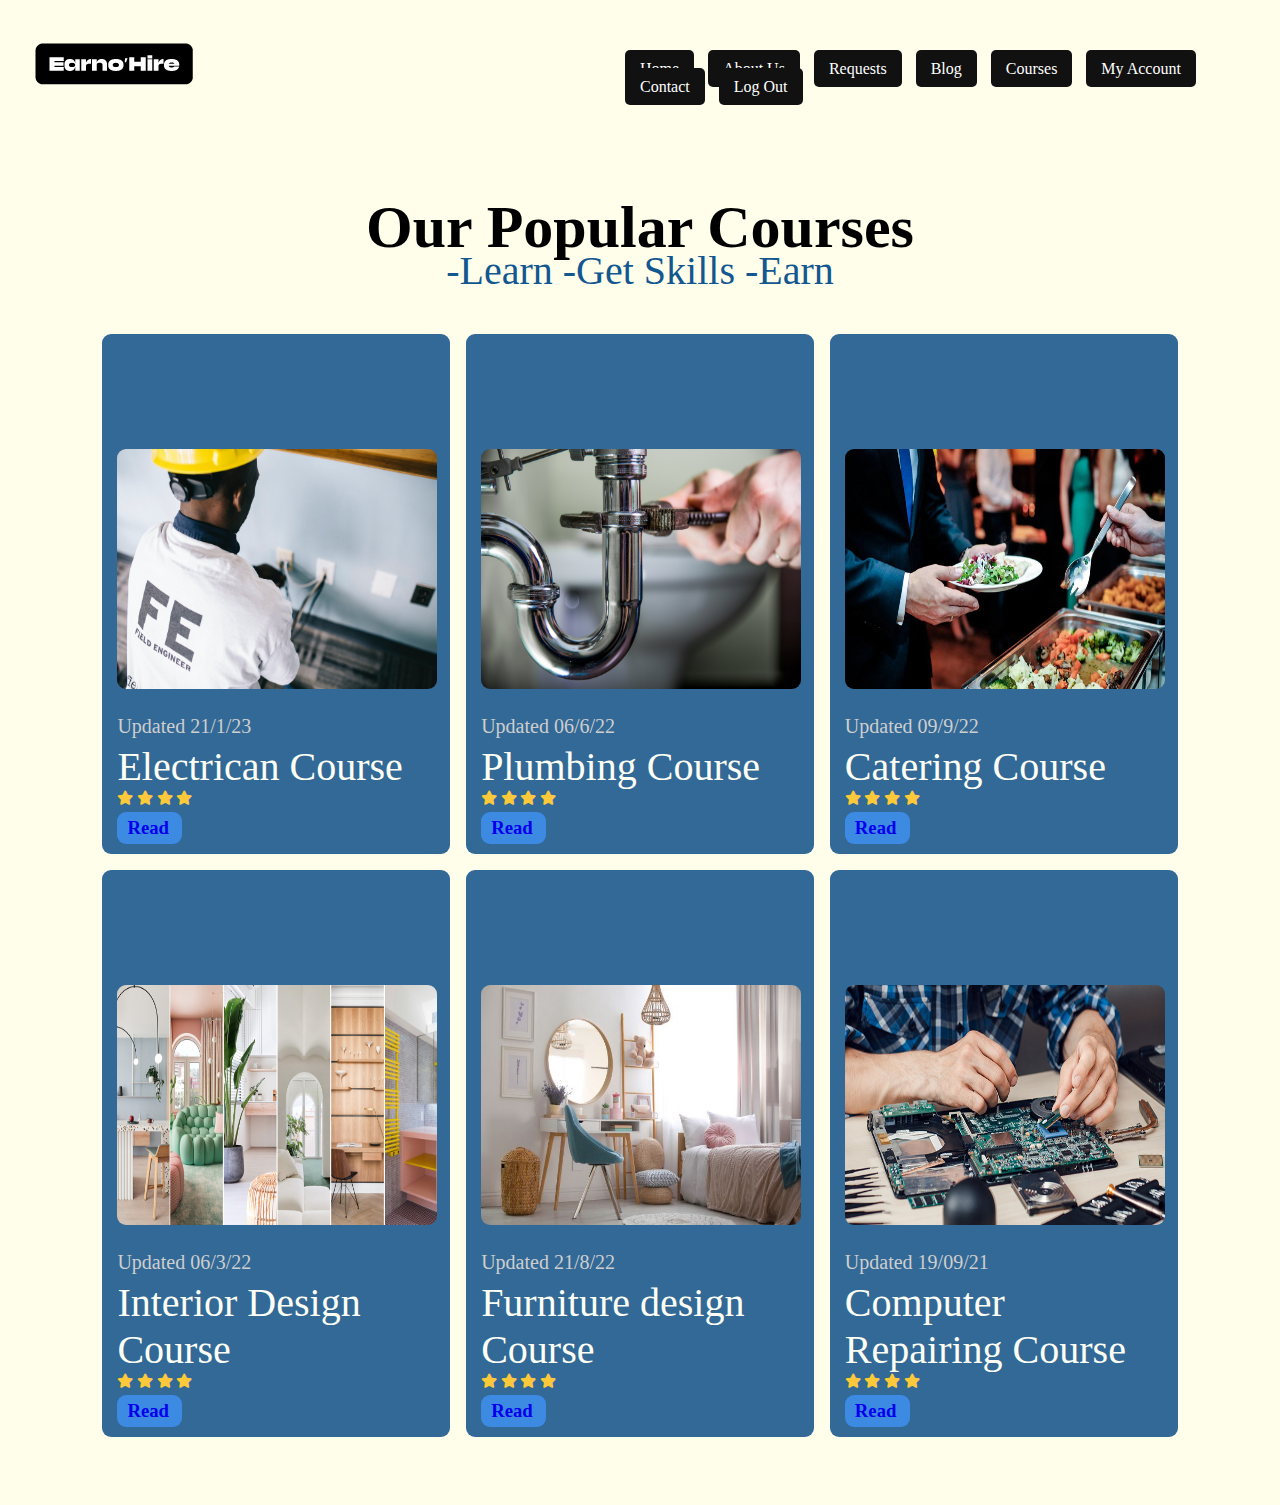
<file: courses.html>
<!DOCTYPE html>
<html lang="en">
<head>
    <meta charset="UTF-8">
    <link rel="icon" href="images/logo.ico">
    <meta http-equiv="X-UA-Compatible" content="IE=edge">
    <meta name="viewport" content="width=device-width, initial-scale=1.0">
    <title>Course</title>
    <!-- <link rel="stylesheet" href="index.css"> -->
    <!-- <link rel="stylesheet" href="css/footer.css"> -->
    <link rel="stylesheet" href="https://cdnjs.cloudflare.com/ajax/libs/font-awesome/6.3.0/css/all.min.css">

    <style>
        @import url('https://fonts.googleapis.com/css2?family=Poppins:ital,wght@0,100;0,200;0,300;0,400;0,500;0,600;0,700;0,800;0,900;1,100;1,200;1,300;1,400;1,500;1,600;1,700;1,800;1,900&display=swap');

:root{
    --thirdcolor: #cecece;
}

*{
    margin: 0;
    padding: 0;
    box-sizing: border-box;
    --black:#FFFEEB;
    --white:#fdfff5;
    font-family: Britanica ExtraBold;
}


*::selection{
  background:var(--black);
  color:#fff;
}
/* ----------------------------for custom scroll bar--------------------------- */
*::-webkit-scrollbar{
    width: 5px;
    height: 2px;
 }
 
 *::-webkit-scrollbar-track{
    background-color: transparent;
 }
 
 *::-webkit-scrollbar-thumb{
    background-color:#00000092;
 }
 /* --------------------------------------------------------------------------- */
body{
    background-color: var(--black);
}
        .logo{
            margin-top: -90px;
            margin-left: 20px;
        }
        header{
            padding: 15px;
            /* backdrop-filter: blur(10px); */
            position: absolute;
            /* padding-top: -90px; */
            height: 80px;
            z-index: 999;
        }
        .navbar{
            float:right;
            text-decoration: none;
            margin-top: -65px;
            margin-left: 600px;
        
        }
        .navbar a{
            margin-left: 10px;
            background-color: #111;
            padding: 10px 15px;
            font-weight: 30px;
            text-decoration: none;
            border-radius: 5px;
            color:white;
            

        }
        .navbar a:hover{
            border-style: solid;
            background-color: #FFFEEB;
            color:black;
            border-color:#111;
            transition: 50ms all ease-in-out;
            padding-top: 14px 24px;
            font-weight: 40px;
        }
.title{
    margin-top: 5px;
    font-size: 60px;
    font-weight: 600;
    line-height: 40px;
    text-align: center;
    color:black
}

.title-1{
    text-align: center;
    font-size: 40px;
    font-weight: 200;
    color:rgb(18, 87, 143);
}

.text{
    margin-top: 5px;
    color: var(--thirdcolor);
    font-feature-settings: 1.3em;
    font-weight: 400;
    font-size: 20px;
    margin-bottom: 0px;
}

.jobTitle{
    font-size: 40px;
    font-weight: 400;
    margin-top: 5px;
    color: #fdfff5;
}

.cost{
    margin-top: 0px;
    font-size: 20px;
    font-weight: 400;
}

.course{
    padding: 8vw 8vw 0 8vw;
    text-align: center;
}

.course, .courses{
    text-align: start;
    height: 100%;
    position: relative;
}

.courses{
    background-color: rgb(50, 105, 150);
}

.course, .courses img{
    margin-top: 100px;
    width: 100%;
    height: 240px;
    background-size: cover;
    border-radius: 9px;
    background-position: center;
}

.course img:hover{
    transition: 50ms all ease-in-out;
    height: 260px;
}

.courses, .course-box{
    display: grid;
    grid-template-columns: repeat(auto-fit, minmax(320px, 1fr));
    grid-gap: 1rem;
    margin-top: 20px;
}

.courses, .course-box .deatils{
    padding: 15px 15px 0 15px;
    border-radius: 9px;
}

.star{
    color: #FDC93B;
    font-size:  .9rem;
}

.details{
    margin-top: 0px;
}

.button{
    margin-top: 5px;
    padding: 5px 10px;
    width: 65px;
    background-color:  rgb(60, 138, 226);
    color: #000000;
    border-radius: 9px;
}

.button:hover{
    border-style: solid;
    background-color: #0044ff;
    color:aqua;
    transition: 50ms all ease-in-out;
    padding-top: 10px 20px;
    font-weight: 40px;
}
/* .footer{
  
  color: white;
  width: 100%;
  font-size: 2rem;
  color:#fff;
  background: linear-gradient(to right,#00093c, #2d0b00);
  color: #fff;
  /* padding: 100px 0 30px; 
  margin-top: 300px;
  border-top-left-radius:105px;
  border-top-right-radius:105px;
  font-size: 13px;
  line-height: 20px;
  position:absolute;
  padding:2.5rem 1.5rem;
  /*padding: 50px 100px;
}
.row{
  width: 85%;
  margin: auto;
  display: flex;
  flex-wrap: wrap;
  align-items: flex-start;
  justify-content: space-between;
}
.col{
  flex-basis: 25%;
  padding: 10px;
}
.col:nth-child(2), .col:nth-child(3){
  flex-basis: 15%;
}
.logo{
  width: 80px;
  margin-bottom: 30px;
}
.col h3{
  width: fit-content;
  margin-bottom: 40px;
  position: relative;
}
.email{
  width: fit-content;
  border-bottom: 1px solid #ccc;
  margin: 20px 0;
}
.footer .col ul li {
  list-style: none;
  margin-bottom: 12px;
}
.footer .col ul li a{
  text-decoration: none;
  color: #fff;
}
form{
  padding-bottom: 15px; 
  display: flex;
  align-items: center;
  justify-content: space-between;
  border-bottom: 1px solid #ccc;
  margin-bottom: 50px;
}
form .fa-regular{
  font-size: 18px;
  margin-right: 10px;
}
form input{
  width: 100%;
  background: transparent;
  color: #ccc;
  border: 0;
  outline: none;

}
form button{
  background: transparent;
  border: 0;
  outline: none;
  cursor: pointer;

}
form button .fa-solid{
  font-size: 16px;
  color: #ccc;
}

.social-icons {
  display: flex;
  margin-top: 0.5rem;
}

.social-icons a {
  width: 60px;
  height: 60px;
  border-radius: 5px;
  background: linear-gradient(to right,#00093c, #2d0b00);
  color: #fff;
  text-align: center;
  line-height: 35px;
  margin-right: 10px;
  transition: 0.3s;
}

.social-icons a:hover {
  transform: scale(1.05);
}

hr{
  width: 90%;
  border: 0;
  border-bottom: 1px solid #ccc;
  margin: 20px auto;
}
.copyright{
  text-align: center;
}
.underline{
  width: 100%;
  height: 5px;
  background: #767676;
  border-radius: 3px;
  position: absolute;
  top: 25px;
  left: 0;
  overflow: hidden;
}
.underline span{
  width: 15px;
  height: 100%;
  background:#fff;
  border-radius: 3px;
  position: absolute;
  top: 0;
  left: 10px;
  animation: moving 2s linear infinite;
}
@keyframes moving{
  0%{
      left:-20px;
  }
  100%{
      left:100%;
  } 

}
@media  (max-width: 700px)
{
  footer{
      bottom: unset;
  }
  .col{
      flex-basis: 100%;
      
  }
  .col:nth-child(2), .col:nth-child(3){
      flex-basis: 100%;
  }
} */
    </style>



</head>
<body>
    <header>
        <br/>
        <div class="logo">
            <img src="images/Earnohire2.png" alt="">
        </div>
        <br/>
        <br/>
        <div class="navbar">
            <a href="#" class="active">Home</a>
            <a href="Knowmore.html">About Us</a>
            <a href="request.php">Requests</a> 
            <a href="#blog">Blog</a>    
            <a href="courses.html">Courses</a>  
            <a href="sp_profile.php">My Account</a>
            <a href="contact.html">Contact</a>
            <a href="#" onclick="return confirm('are your sure you want to logout?');" class="delete-btn">Log Out</a>
        </div>
    </header>
    <section class="course">
        <h1 class="title">Our Popular Courses</h1>
        <p class="title-1">-Learn -Get Skills -Earn</p>
    <div class="course-box">

        <div class="courses">
            <img src="./images/Electrician.jpg" alt="">
            <div class="details">
                <span class="text">Updated 21/1/23 </span>
                <h6 class="jobTitle">Electrican Course</h6>
                <div class="star">
                    <i class="fas fa-star"></i>
                    <i class="fas fa-star"></i>
                    <i class="fas fa-star"></i>
                    <i class="fas fa-star"></i>
                </div>
                <div class="button">
                    <a href="content.html" style="text-decoration: none;"><h3>Read</h3></a>
                </div>
            </div>
        </div>

        <div class="courses">
            <img src="./images/PlumbingCheckup.jpg" alt="">
            <div class="details">
                <span class="text">Updated 06/6/22 </span>
                <h6 class="jobTitle">Plumbing Course</h6>
                <div class="star">
                    <i class="fas fa-star"></i>
                    <i class="fas fa-star"></i>
                    <i class="fas fa-star"></i>
                    <i class="fas fa-star"></i>
                </div>
                <div class="button">
                    <a href="content.html" style="text-decoration: none;"><h3>Read</h3></a>
                </div>
            </div>
        </div>

        <div class="courses">
            <img src="./images/CateringSolutions.jpeg" alt="">
            <div class="details">
                <span class="text">Updated 09/9/22 </span>
                <h6 class="jobTitle">Catering Course</h6>
                <div class="star">
                    <i class="fas fa-star"></i>
                    <i class="fas fa-star"></i>
                    <i class="fas fa-star"></i>
                    <i class="fas fa-star"></i>
                </div>
                <div class="button">
                    <a href="content.html" style="text-decoration: none;"><h3>Read</h3></a>
                </div>
            </div>
        </div>

        <div class="courses">
            <img src="./images/InteriorDesigner.jpg" alt="">
            <div class="details">
                <span class="text">Updated 06/3/22 </span>
                <h6 class="jobTitle">Interior Design Course</h6>
                <div class="star">
                    <i class="fas fa-star"></i>
                    <i class="fas fa-star"></i>
                    <i class="fas fa-star"></i>
                    <i class="fas fa-star"></i>
                </div>
                <div class="button">
                    <a href="content.html" style="text-decoration: none;"><h3>Read</h3></a>
                </div>
            </div>
        </div>

        <div class="courses">
            <img src="./images/room decorations.jpg" alt="">
            <div class="details">
                <span class="text">Updated 21/8/22 </span>
                <h6 class="jobTitle">Furniture design Course</h6>
                <div class="star">
                    <i class="fas fa-star"></i>
                    <i class="fas fa-star"></i>
                    <i class="fas fa-star"></i>
                    <i class="fas fa-star"></i>
                </div>
                <div class="button">
                    <a href="content.html" style="text-decoration: none;"><h3>Read</h3></a>
                </div>
            </div>
        </div>

        <div class="courses">
            <img src="./images/electronicrepairs.jpeg" alt="">
            <div class="details">
                <span class="text">Updated 19/09/21 </span>
                <h6 class="jobTitle">Computer Repairing Course</h6>
                <div class="star">
                    <i class="fas fa-star"></i>
                    <i class="fas fa-star"></i>
                    <i class="fas fa-star"></i>
                    <i class="fas fa-star"></i>
                </div>
                <div class="button">
                    <a href="content.html" style="text-decoration: none;"><h3>Read</h3></a>
                </div>
            </div>
        </div>
        
    <br/>
    <br/>
    <br/>
    <br/>

        
        <!-- <div class="footer">
            <div class="row">
                <div class="col">
                    <img src="./images/Earnohire2.png" class="logo" alt="h">
                    <p>Lorem ipsum dolor sit amet consectetur adipisicing elit. 
                        Alias facilis similique ex enim culpa quam in praesentium quis
                         dolores eius?Lorem ipsum dolor sit amet.</p>
                </div>
                <div class="col">
                    <h3>Office <div class="underline"><span></span></div></h3>
                    <p>Thane station road</p>
                    <p>near talav pali</p>
                    <p>mumbai maharastra</p>
                    <p class="email">rely.co.earno_haire@gmail.com</p>
                    <h3>+91-9898500038</h3>
                </div>
                <div class="col">
                    <h3>Links <div class="underline"><span></span></div></h3>
                   <ul>
                    <li> <a href=""> Home</a></li>
                       <li> <a href="">Services</a></li>
                       <li> <a href="">About Us</a></li>
                        <li><a href="">Features</a></li>
                       <li> <a href="">Contact</a></li>
                   </ul>
                </div>
                <div class="col">
                    <h3>Newsletter <div class="underline"><span></span></div></h3>
                    <form action="">
                        <i class="fa-regular fa-envelope"></i>
                        <input type="email" placeholder="Enter your Email Id" required>
                        <button type="submit"><i class="fa-solid fa-arrow-right"></i></button>
                    </form>
                    <div class="social-icons">
                        <i class="fa fa-whatsapp"></i>
                        <i class="fa fa-instagram"></i>
                        <i class="fa fa-telegram"></i>
                        <i class="fa fa-twitter"></i>
                        
                    </div>
                </div>
            </div>
            <hr><p class="copyright">Rely Corporate @ 2023 - All Right Reserved</p>
        </div> -->
    </div>
    </section>
</body>
</html>
</file>
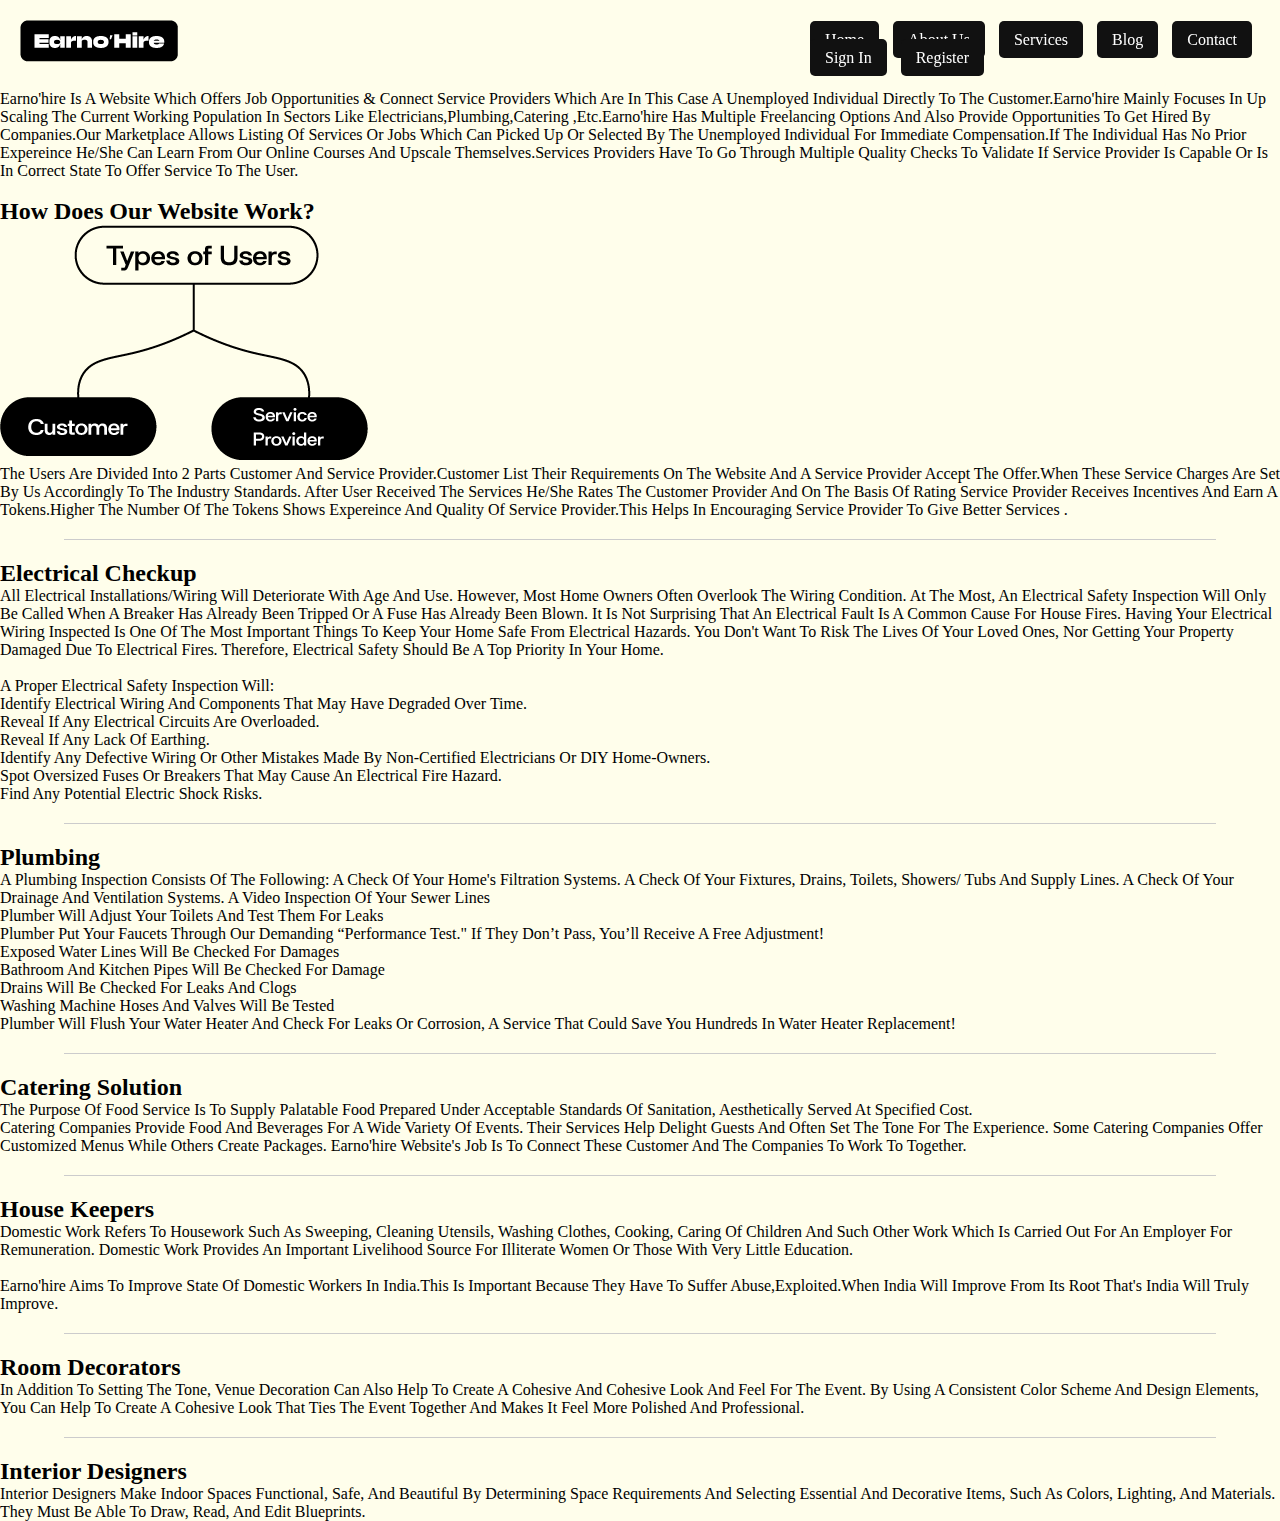
<file: Knowmore.html>
<!DOCTYPE html>
<html>
<head>
    <link rel="icon" href="images/logo.ico">
    <title>Know More Page</title>
    <style>
        style>
        *{
    --black:#FFFEEB;
    --white:#fdfff5;
    font-family: Britanica ExtraBold;
    text-decoration: none;
}
*{
  margin:0; 
  padding: 0;
  box-sizing: border-box;
  text-decoration: none;
  outline: none; border:none;
  transition: .2s linear;
  text-transform: capitalize;

}
*::selection{
  background:var(--black);
  color:#fff;
}
/* ----------------------------for custom scroll bar--------------------------- */
*::-webkit-scrollbar{
    width: 5px;
    height: 2px;
 }
 
 *::-webkit-scrollbar-track{
    background-color: transparent;
 }
 
 *::-webkit-scrollbar-thumb{
    background-color:#00000092;
 }
 /* --------------------------------------------------------------------------- */
body{
    background-color:#FFFEEB;
    background-attachment: fixed;
}
.logo{
    margin-top: 20px;
    margin-left: 20px;
}
header{
    backdrop-filter: blur(10px);
    position: fixed;
    height: 80px;
    z-index: 999;
}
.navbar{
    float:right;
    text-decoration: none;
    
    margin-top: -65px;
    margin-left: 800px;
   
}
.navbar a{
    margin-left: 10px;
    background-color: #111;
    padding: 10px 15px;
    font-weight: 30px;
    text-decoration: none;
    border-radius: 5px;
    color:white;
    

}
.navbar a:hover{
    border-style: solid;
    background-color: #FFFEEB;
    color:black;
    border-color:#111;
    transition: 50ms all ease-in-out;
    padding-top: 14px 24px;
    font-weight: 40px;
}
.text{
    color:black;
    font-size:25px;
    margin-top: -400px;
    margin-left: 100px;
    z-index:3;
}
.text p{
    font-size:large;
    margin-bottom:70px;
}
.text a{
    background-color:#111;
    margin-left: 80px;
    padding: 13px 18px;
    font-weight: 26px;
    text-decoration: none;
    border-radius: 50px;
    color:white;
    margin-top: 40px;
   
    

}
.text a:hover{
    border-style: solid;
    background-color: #fff;
    color:black;
    border-color: #111;
    transition: 50ms all ease-in-out;
    padding-top: 14px 24px;
    font-weight: 40px;
}
.vid1{
    height:45%;
    width: 45%;
    z-index:-1;
    margin-top: 150px;
    margin-left: 800px;
    border-radius: 50px;
}

.step-container{
    margin-top: 150px;
    display: flex;
    align-items: center;
    justify-content: center;
    flex-wrap: wrap;
    
  }
  
  .step-container .step{
    background:#fff;
    margin:20px;
    padding:20px;
    padding-bottom: 50px;
    border-radius: .5rem;
    box-shadow: 0 .5rem 1rem rgba(0,0,0,.9);
    text-align: center;
    flex:1 1 20px;
    font-family: Britanica Regular;
  }
  
  .step-container .step span{
    font-size: 50px;
    color:black;
    
  }
  
  .step-container .step h3{
    font-size: 30px;
    color:black;
  }
  
  .step-container .step p{
    font-size: 20px;
    color:#666;
    padding:15px 0;
  }
.btn{
    background-color: black;
    font-size: 15px;
    border-radius: 8px;
    color:white;
    padding: 10px 20px;

}
.btn:hover{
    border-style: solid;
    border-color: black;
    background-color: #ffffffa9;
    color:black;

}
.vendor .heading{
   
    font-size: 40px;
    text-align: center;
    opacity: 0.5;
    padding-top: 200px;
}

.vendor .box-container{
    display: flex;
    align-items: center;
    justify-content: center;
    flex-wrap: wrap;
    padding-left: 50px;
    padding-right: 50px;
    
  }
  
  .vendor .box-container .box{
    flex:1 1 30rem;
    margin:1rem;
    overflow: hidden;
    position: relative;
    border-radius: .5rem;
    box-shadow:0 .5rem 1rem rgba(0,0,0,.9);
    height: 25rem;
    cursor: pointer;
    
  }
  
  .vendor .box-container .box img{
    height: 100%;
    width: 100%;
    object-fit: cover;
  }
  
  .vendor .box-container .box .info{
    display: flex;
    flex-flow: column;
    align-items: center;
    justify-content: center;
    position: absolute;
    top:0; left: 0;
    height: 100%;
    width: 100%;
    background:rgba(255,255,255,.8);
    text-align: center;
    transform: scale(1.3);
    opacity: 0;
  }
  
  .vendor .box-container .box:hover .info{
    transform: scale(1);
    opacity: 1 ;
    transition: 0.2s ease-in-out;
  }
  
  .vendor .box-container .box:hover img{
    transform: scale(1.3);
  }
  
  .vendor .box-container .box .info h3{
    font-size: 3rem;
    color:black;
    margin-bottom: -5px;
  }
  
  .vendor .box-container .box .info p{
    font-size: 1.7rem;
    color:#333;
    padding:1rem;
 
  }
  .clients .row{
  height: 300px;
  width:400px;
 
  }
  .clients .row .box-container .info h3{
    font-size: 60px;
    margin-left: 50px;
    min-width: 300px;
    
  }
  .clients .row .box-container{
    margin-left:-100px;
  }

 .clients .chead{
  font-size: 30px;
  margin-left:100px;
  min-width: 1200px;

 }
 .clients .row{
  display: flex;
}

.clients .row .divider{
  padding:0rem 1rem;
}

.clients .row .box-container .box img{
  height: 400px;
  width:400px;
  object-fit: cover;
  border-radius: .5rem;
  border:2rem solid #fff;
  box-shadow: 0 .5rem 1rem rgba(0,0,0,.9);
}

.clients .row .box-container .box .info{
  padding:20px 0;
}

.clients .row .box-container .box .info h3{
  font-size: 2.5rem;
  color:black;
}

.clients .row .box-container .box .info p{
  font-size: 1.5rem;
  color:#060606;
  padding:800x 100px;
  font-style: italic;
}

.clients .row .box-container .box .info p i{
  color:black;
  padding:0 0.5rem;
}
.footer{
  
	color: white;
	width: 100%;
	font-size: 2rem;
    color:#fff;
    background: linear-gradient(to right,#00093c, #2d0b00);
    color: #fff;
    /* padding: 100px 0 30px; */
    margin-top: 300px;
    border-top-left-radius:105px;
    border-top-right-radius:105px;
    font-size: 13px;
    line-height: 20px;
	position:absolute;
	padding:2.5rem 1.5rem;
	/*padding: 50px 100px;*/
}
.row{
    width: 85%;
    margin: auto;
    display: flex;
    flex-wrap: wrap;
    align-items: flex-start;
    justify-content: space-between;
}
.col{
    flex-basis: 25%;
    padding: 10px;
}
.col:nth-child(2), .col:nth-child(3){
    flex-basis: 15%;
}
.logo{
    width: 80px;
    margin-bottom: 30px;
}
.col h3{
    width: fit-content;
    margin-bottom: 40px;
    position: relative;
}
.email{
    width: fit-content;
    border-bottom: 1px solid #ccc;
    margin: 20px 0;
}
.footer .col ul li {
    list-style: none;
    margin-bottom: 12px;
}
.footer .col ul li a{
    text-decoration: none;
    color: #fff;
}
form{
    padding-bottom: 15px; 
    display: flex;
    align-items: center;
    justify-content: space-between;
    border-bottom: 1px solid #ccc;
    margin-bottom: 50px;
}
form .fa-regular{
    font-size: 18px;
    margin-right: 10px;
}
form input{
    width: 100%;
    background: transparent;
    color: #ccc;
    border: 0;
    outline: none;

}
form button{
    background: transparent;
    border: 0;
    outline: none;
    cursor: pointer;

}
form button .fa-solid{
    font-size: 16px;
    color: #ccc;
}

.social-icons {
    display: flex;
    margin-top: 0.5rem;
  }
  
  .social-icons a {
    width: 60px;
    height: 60px;
    border-radius: 5px;
    background: linear-gradient(to right,#00093c, #2d0b00);
    color: #fff;
    text-align: center;
    line-height: 35px;
    margin-right: 10px;
    transition: 0.3s;
  }
  
  .social-icons a:hover {
    transform: scale(1.05);
  }
  
hr{
    width: 90%;
    border: 0;
    border-bottom: 1px solid #ccc;
    margin: 20px auto;
}
.copyright{
    text-align: center;
}
.underline{
    width: 100%;
    height: 5px;
    background: #767676;
    border-radius: 3px;
    position: absolute;
    top: 25px;
    left: 0;
    overflow: hidden;
}
.underline span{
    width: 15px;
    height: 100%;
    background:#fff;
    border-radius: 3px;
    position: absolute;
    top: 0;
    left: 10px;
    animation: moving 2s linear infinite;
}
@keyframes moving{
    0%{
        left:-20px;
    }
    100%{
        left:100%;
    } 

}
@media  (max-width: 700px)
{
    footer{
        bottom: unset;
    }
    .col{
        flex-basis: 100%;
        
    }
    .col:nth-child(2), .col:nth-child(3){
        flex-basis: 100%;
    }
}
    </style>
    
    </style>
    </head>
<body>
    <header>
        <div class="logo">
            <img src="images/Earnohire2.png" alt="">
        </div>
        <div class="navbar">
            <a href="index.html#home" class="active">Home</a>
            <a href="#">About us</a>
            <a href="services.php">Services</a>
            <a href="#">Blog</a>
            <a href="#">Contact</a>
            <a href="login.php">Sign in</a>
            <a href="register.php">Register</a>
        </div>
        </div>
	</header>
    <br/>
    <br/>
    <br/>
    <br/>
    <br/>
    <div id="Aboutus">
        <p>Earno'hire is a website which offers job opportunities & connect service providers which are in this case a Unemployed Individual directly to the 
        customer.Earno'hire mainly focuses in up scaling the current working population in sectors like Electricians,Plumbing,Catering ,etc.Earno'hire
        has multiple freelancing options and also provide opportunities to get hired by companies.Our Marketplace allows listing of services or jobs which can 
        picked up or selected by the Unemployed individual for immediate compensation.If the individual has no prior expereince he/she can learn from our online 
        courses and upscale themselves.Services providers have to go through multiple quality checks to validate if service provider is capable or is in correct state 
        to offer service to the user.</p>
        <br>
        <ul>
        <li><h2>How does our website work?</h2></li>
        <div id="typeofimg">
        <img src="images/Typeofuser.png" >
        </div>
        <p>The Users are divided into 2 parts Customer and Service Provider.Customer list their requirements on the website and 
            a service provider accept the offer.When these service charges are set by us accordingly to the Industry Standards.
            After user received the services he/she rates the customer provider and on the basis of rating service provider receives incentives and 
            earn a tokens.Higher the number of the tokens shows expereince and quality of service provider.This helps in encouraging service provider
            to give better services . 
        </p>
            </ul>
        
        
        
        <hr>

        </div>
        <div id="Services">
            <div class="Electricalcheckup">
                <ul>
                <li><a href="#ElectricalCheckup"></a><h2>Electrical Checkup</h2></a></li>
                <p>
                    All electrical installations/wiring will deteriorate with age and use. However, most home owners often overlook the wiring condition. At the most, an electrical safety inspection will only be called when a breaker has already been tripped or a fuse has already been blown. It is not surprising that an electrical fault is a common cause for house fires.
Having your electrical wiring inspected is one of the most important things to keep your home safe from electrical hazards. You don't want to risk the lives of your loved ones, nor getting your property damaged due to electrical fires. Therefore, electrical safety should be a top priority in your home.

    <br><br>A proper electrical safety inspection will:<br><ul>
    <li>Identify electrical wiring and components that may have degraded over time.</li>
    <li>Reveal if any electrical circuits are overloaded.</li>
    <li>Reveal if any lack of earthing.</li>
    <li>Identify any defective wiring or other mistakes made by non-certified electricians or DIY home-owners.</li>
    <li>Spot oversized fuses or breakers that may cause an electrical fire hazard.</li>
    <li>Find any potential electric shock risks.</li></ul></p></ul><hr>
                    </p>
                </div>
            <div class="plumbing" >
                <ul>
                    <li><a href="#plumbing"></a><h2>Plumbing</h2></li>
                   
                    <p>A plumbing inspection consists of the following: A check of your home's filtration systems. A check of your fixtures, drains, toilets, 
                        showers/ tubs and supply lines. A check of your drainage and ventilation systems. A video inspection of your sewer lines</p>
                        <ul>
                            <li>Plumber will adjust your toilets and test them for leaks</li>
                            <li>   Plumber put your faucets through our demanding “performance test." If they don’t pass, you’ll receive a free adjustment!</li>
                            <li>   Exposed water lines will be checked for damages</li>
                            <li>   Bathroom and kitchen pipes will be checked for damage</li>
                            <li>    Drains will be checked for leaks and clogs</li>
                            <li>   Washing machine hoses and valves will be tested</li>
                            <li>    Plumber will flush your water heater and check for leaks or corrosion, a service that could save you hundreds in water heater replacement!</li>
                            </ul>
                            </ul><hr>
            </div>
            <div class="cateringsolution" >
                <ul>
                    <li><a href="#cateringsolution"></a><h2>Catering Solution</h2></li>
                   
                    <p>The purpose of food service is to supply palatable food prepared under acceptable standards of sanitation, aesthetically served at specified cost.</p>
                    Catering companies provide food and beverages for a wide variety of events. Their services help delight guests and often set the tone for the experience. 
                    Some catering companies offer customized menus while others create packages.
                    Earno'hire website's job is to connect these customer and the companies to work to together.
                    
                </ul><hr>
            </div>
            
            
            <div class="housekeepers" >
                <ul><a href="#housekeepers"></a><li><h2>House Keepers</h2></li>
                
                <p>Domestic work refers to housework such as sweeping, cleaning utensils, washing clothes, cooking, caring of children and such other work which is 
                carried out for an employer for remuneration. Domestic work provides an important livelihood source for illiterate women or those with very little education.</p>
<br>
                Earno'hire aims to improve state of domestic workers in India.This is important because they have to suffer abuse,exploited.When India will improve from its root that's 
                India will truly improve.
               </ul> <hr>
            </div>
            <div class="roomdecorators" >
                <ul><a href="#roomdecorators"></a><li><h2>Room decorators</h2></li>

                <p>In addition to setting the tone, venue decoration can also help to create a cohesive and cohesive look and feel for the event. By using a consistent color scheme and
                 design elements, you can help to create a cohesive look that ties the event together and makes it feel more polished and professional.</p>
                 </ul><hr>
            </div>
            <div class="interiordecorators" >
                <ul><a href="#interiordecorators"></a><li><h2>Interior Designers</h2></li>
                <p>Interior designers make indoor spaces functional, safe, and beautiful by determining space requirements and selecting essential and decorative items, such as colors,
                     lighting, and materials. They must be able to draw, read, and edit blueprints.</p></ul>
            </div>
            </div>

            
            
    </body>
</html>
</file>
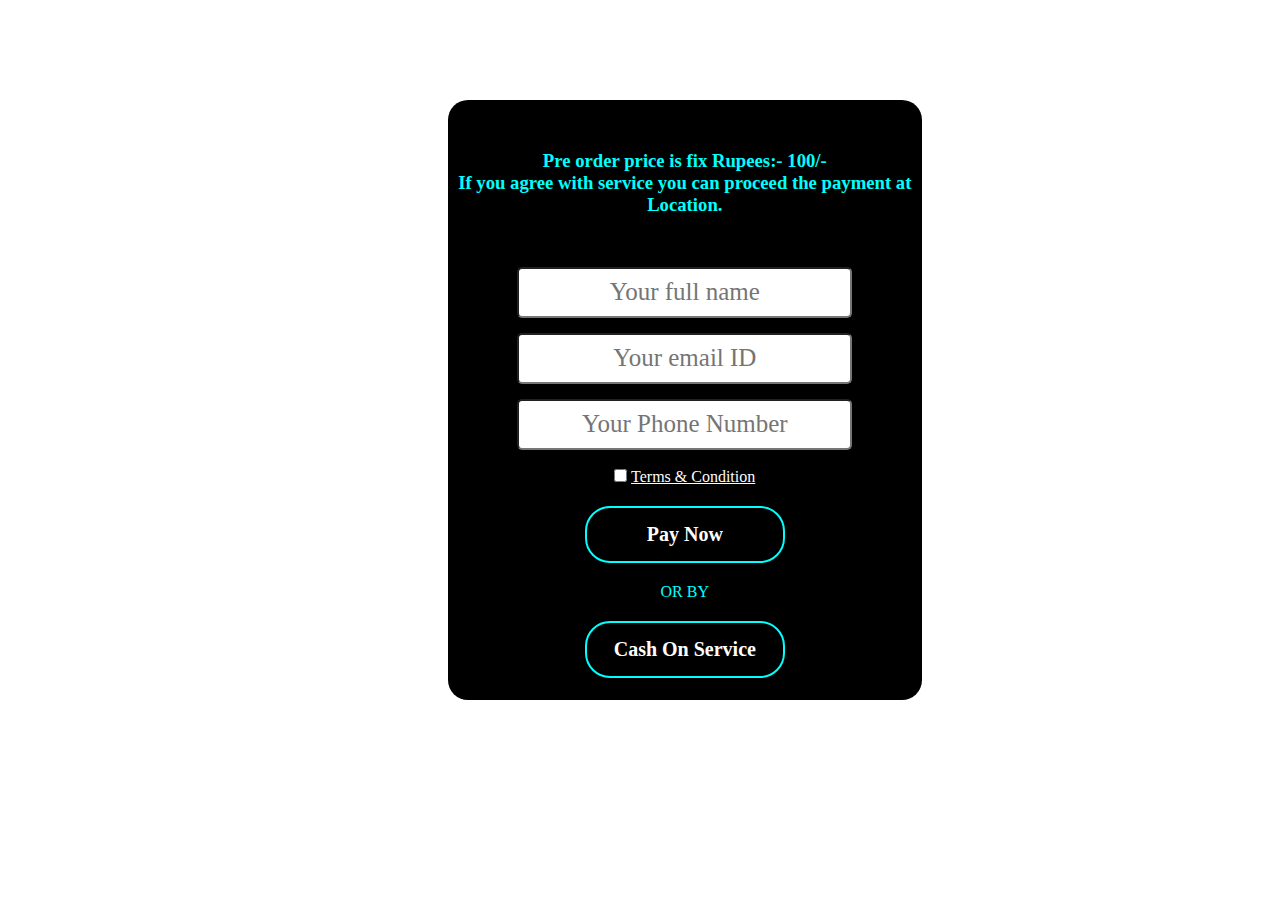
<file: payform.html>
<html>
<head>
<link rel="icon" href="images/logo.ico">
<title>Payment form</title>
<style>
    *{margin: 0;
    padding: 0;
    font-family: Britanica ExtraBold;
    box-sizing: border-box;
    
}
.formmain{
    width: 80%;
}
.container{
    margin-top: 100px;
    width:37%;
    height:600px;
    position: absolute;
    margin-left: 35%;
    border-radius: 20px;
background-color: black;

}
.container .form1{
    
    text-align: center;
    padding-top:50px;
    color:aqua;
    
}
h3{

    padding-top: 0;
}
button{
    width:200px;
    padding:15px 0;
    text-align: center;
    margin:20px 10px;
    border-radius:25px;
    font-weight: bold;
    border:2px solid aqua;
    background: transparent;
    color:#fff;
    cursor:pointer;
    position: relative;
    overflow: hidden;
    z-index:2;
    font-size: 20px;
}
span
{
    background: aqua;
    height:100%;
    width:0%;
    border-radius: 20px;
    position:absolute;
    left:0;
    bottom:0;
    z-index:-1;
    transition:0.5s;
}
button:hover span{
    width:100%;
    
}
button:hover{
    color:black;
}
.inpfield{
    margin-top: 15px;
    font-size: 25px;
    padding:2%;
    border-radius:5px;
    text-align: center;
    
}

a{
    color:rgb(252, 252, 252);
}

</style>
</head>

<body>
    <section class="formmain">
    <div class="container">
    <div class="form1">
        <form action="payments.php" method="POST">
            <h3> Pre order price is fix Rupees:- 100/-</h3>

                <h3>If you agree with service you can proceed the payment at Location.
            </h3><br><br>
            <input type="text" class="inpfield" name="name" placeholder="Your full name" required> <br>
            <input type="email" class="inpfield" name="email" placeholder="Your email ID" required> <br>
            <input type="text" class="inpfield" name="mobile" placeholder="Your Phone Number" required> <br><br>
            <input type="checkbox" id="vehicle1" name="vehicle1" value="Bike" required>
            <label for="vehicle1"><a href="#"> Terms & Condition</a> </label><br>
            <button type="submit" class="button"><span></span> Pay Now</button><br>OR BY
        </form>
           <a href="cod.php"><button><span></span>Cash On Service</button></a> <br>
    </div>
    
   
    </div>
    </section>
    
    
</body>

</html>
</file>
<file: css/footer.css>
body{
    background-color: #FFFEBE;
}
.footer{
	color: white;
	width: 100%;
	font-size: 2rem;
    /* background: #FFFEBE; */
    background: linear-gradient(to right,#00093c, #2d0b00);
    /* padding: 100px 0 30px; */
    margin-top: 5px;
    border-top-left-radius:105px;
    border-top-right-radius:105px;
    font-size: 13px;
    line-height: 20px;
	position:absolute;
	padding:2.5rem 1.5rem;
	/*padding: 50px 100px;*/
}


.row{
    width: 85%;
    margin: auto;
    display: flex;
    flex-wrap: wrap;
    align-items: flex-start;
    justify-content: space-between;
}
.col{
    flex-basis: 25%;
    padding: 10px;
}
.col:nth-child(2), .col:nth-child(3){
    flex-basis: 15%;
}
.logo{
    width: 80px;
    margin-bottom: 30px;
}
.col h3{
    width: fit-content;
    margin-bottom: 40px;
    position: relative;
}
.email{
    width: fit-content;
    border-bottom: 1px solid #ccc;
    margin: 20px 0;
}
ul li {
    list-style: none;
    margin-bottom: 12px;
}
ul li a{
    text-decoration: none;
    color: #fff;
}
form{
    padding-bottom: 15px;
    display: flex;
    align-items: center;
    justify-content: space-between;
    border-bottom: 1px solid #ccc;
    margin-bottom: 50px;
}
form .fa-regular{
    font-size: 18px;
    margin-right: 10px;
}
form input{
    width: 100%;
    background: transparent;
    color: #ccc;
    border: 0;
    outline: none;

}
form button{
    background: transparent;
    border: 0;
    outline: none;
    cursor: pointer;

}
form button .fa-solid{
    font-size: 16px;
    color: #ccc;
}
.social-icons i{
    background: white;
	color: black;
	padding:10px;
	font-size:16px;
	margin: 20px 5px;
	border-radius: 50%;
	transition: .4s ease;
}
.social-icons i:hover{
	background: transparent;
	border:1px solid white;
	color: white;
}
hr{
    width: 90%;
    border: 0;
    border-bottom: 1px solid #ccc;
    margin: 20px auto;
}
.copyright{
    text-align: center;
}
.underline{
    width: 100%;
    height: 5px;
    background: #767676;
    border-radius: 3px;
    position: absolute;
    top: 25px;
    left: 0;
    overflow: hidden;
}
.underline span{
    width: 15px;
    height: 100%;
    background:#fff;
    border-radius: 3px;
    position: absolute;
    top: 0;
    left: 10px;
    animation: moving 2s linear infinite;
}
@keyframes moving{
    0%{
        left:-20px;
    }
    100%{
        left:100%;
    } 

}
@media  (max-width: 700px)
{
    footer{
        bottom: unset;
    }
    .col{
        flex-basis: 100%;
        
    }
    .col:nth-child(2), .col:nth-child(3){
        flex-basis: 100%;
    }
}
</file>
